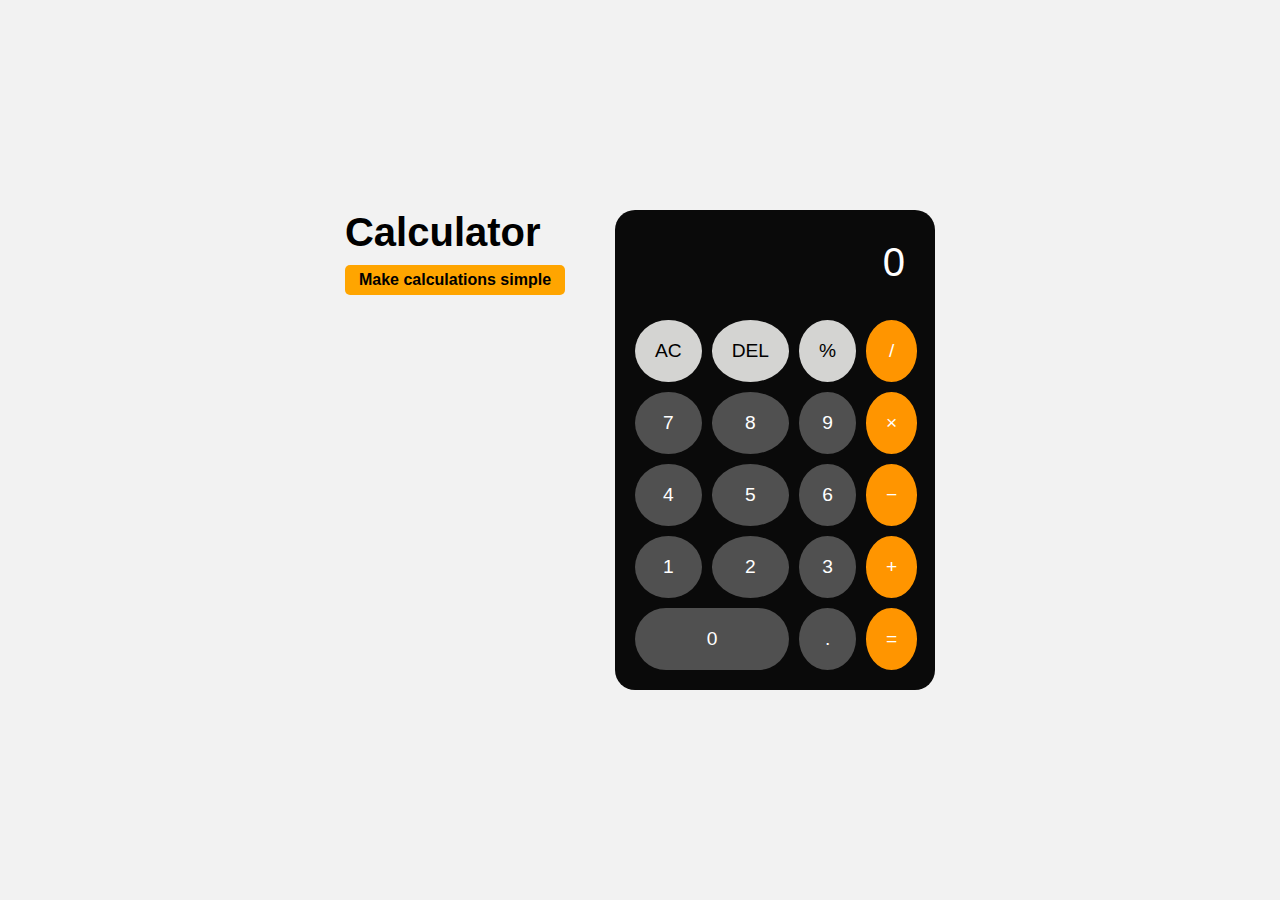
<file: oasis/calculator/index.html>
<!DOCTYPE html>
<html lang="en">
<head>
  <meta charset="UTF-8">
  <title>JavaScript Calculator</title>
  <link rel="stylesheet" href="style.css">
</head>
<body>
  <div class="container">
    <div class="title">
      <h1>Calculator</h1>
      <span>Make calculations simple</span>
    </div>

    <div class="calculator">
      <div class="display" id="display">0</div>
      <div class="buttons">
        <button class="btn gray" onclick="clearDisplay()">AC</button>
        <button class="btn gray" onclick="deleteLast()">DEL</button>
        <button class="btn gray" onclick="appendValue('%')">%</button>
        <button class="btn orange" onclick="appendValue('/')">/</button>

        <button class="btn dark" onclick="appendValue('7')">7</button>
        <button class="btn dark" onclick="appendValue('8')">8</button>
        <button class="btn dark" onclick="appendValue('9')">9</button>
        <button class="btn orange" onclick="appendValue('*')">×</button>

        <button class="btn dark" onclick="appendValue('4')">4</button>
        <button class="btn dark" onclick="appendValue('5')">5</button>
        <button class="btn dark" onclick="appendValue('6')">6</button>
        <button class="btn orange" onclick="appendValue('-')">−</button>

        <button class="btn dark" onclick="appendValue('1')">1</button>
        <button class="btn dark" onclick="appendValue('2')">2</button>
        <button class="btn dark" onclick="appendValue('3')">3</button>
        <button class="btn orange" onclick="appendValue('+')">+</button>

        <button class="btn dark zero" onclick="appendValue('0')">0</button>
        <button class="btn dark" onclick="appendValue('.')">.</button>
        <button class="btn orange" onclick="calculate()">=</button>
      </div>
    </div>
  </div>

  <script src="script.js"></script>
</body>
</html>
</file>
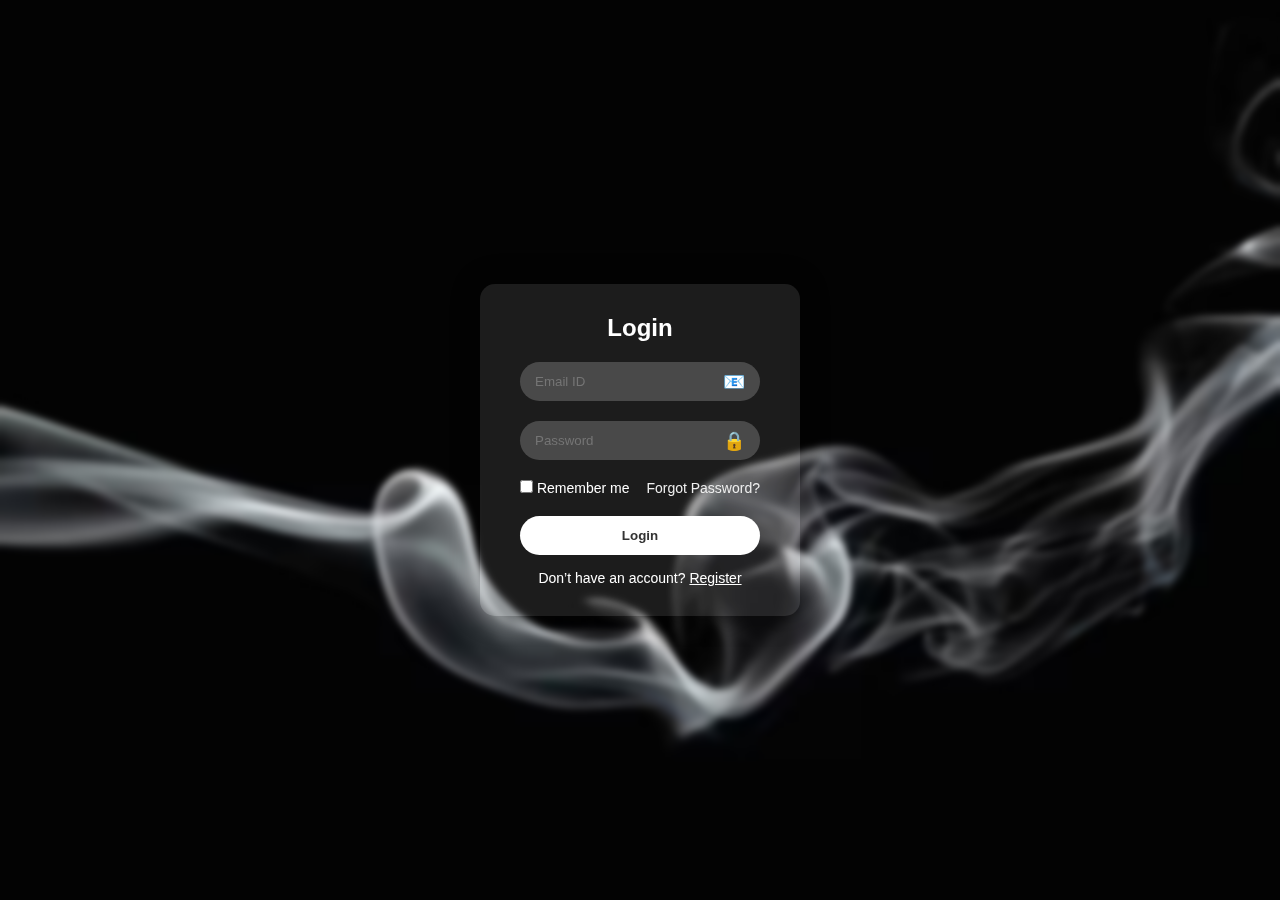
<file: oasis/login/index.html>
<!DOCTYPE html>
<html lang="en">
<head>
  <meta charset="UTF-8">
  <meta name="viewport" content="width=device-width, initial-scale=1">
  <title>Login Page</title>
  <link rel="stylesheet" href="style.css">
</head>
<body>
  <div class="background">
    <div class="login-box">
      <h2>Login</h2>
      <form>
        <div class="input-group">
          <input type="email" required placeholder="Email ID">
          <span class="icon">📧</span>
        </div>
        <div class="input-group">
          <input type="password" required placeholder="Password">
          <span class="icon">🔒</span>
        </div>
        <div class="options">
          <label><input type="checkbox"> Remember me</label>
          <a href="#">Forgot Password?</a>
        </div>
        <button type="submit" class="btn">Login</button>
        <p class="register-link">Don’t have an account? <a href="#">Register</a></p>
      </form>
    </div>
  </div>
</body>
</html>
</file>
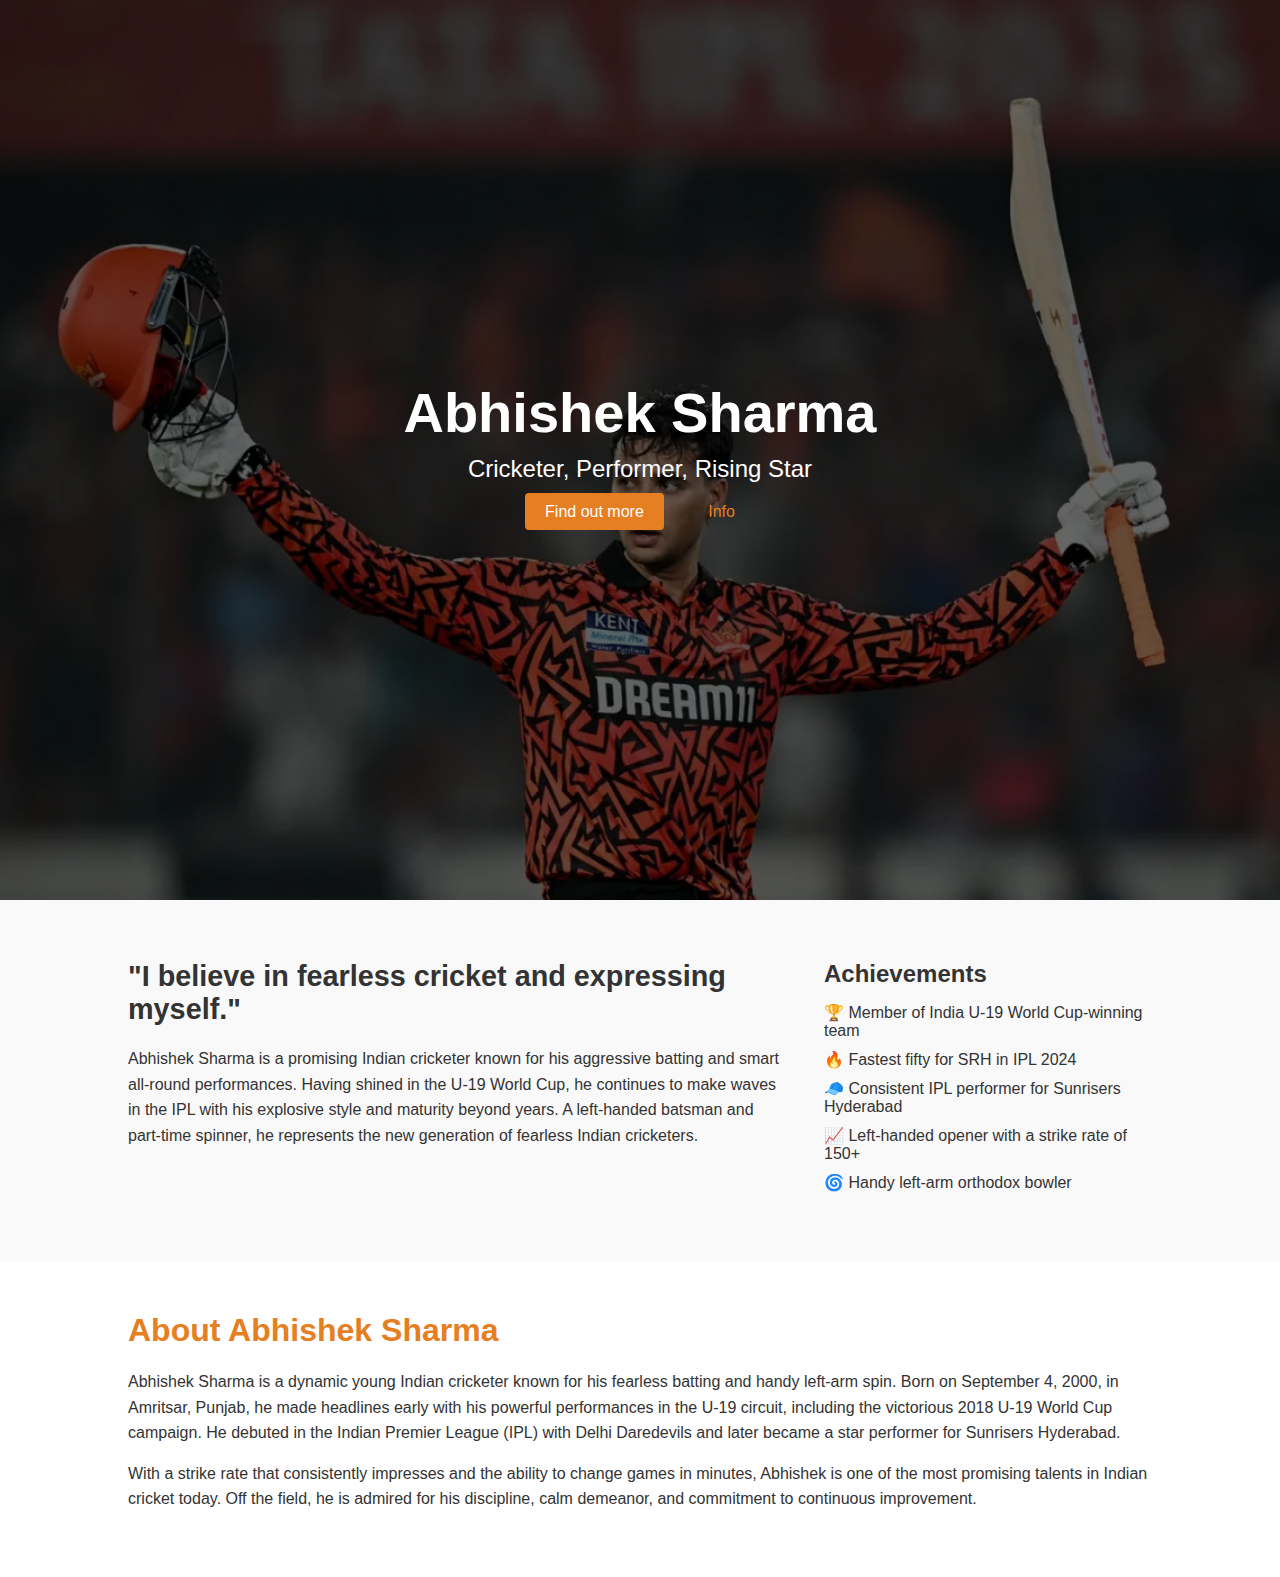
<file: oasis/tribute pager/index.html>
<!DOCTYPE html>
<html lang="en">
<head>
  <meta charset="UTF-8">
  <title>Abhishek Sharma Tribute</title>
  <link rel="stylesheet" href="style.css">
</head>
<body>

  <!-- Hero Section -->
  <section class="hero">
    <div class="hero-content">
      <h1>Abhishek Sharma</h1>
      <p>Cricketer, Performer, Rising Star</p>
      <div class="hero-buttons">
        <a href="#more" class="btn">Find out more</a>
        <a href="#achievements" class="btn-outline">Info</a>
      </div>
    </div>
  </section>

  <!-- Quote & Info Section -->
  <section class="quote-section" id="more">
    <div class="text">
      <h2>"I believe in fearless cricket and expressing myself."</h2>
      <p>
        Abhishek Sharma is a promising Indian cricketer known for his aggressive batting and smart all-round performances. Having shined in the U-19 World Cup, he continues to make waves in the IPL with his explosive style and maturity beyond years. A left-handed batsman and part-time spinner, he represents the new generation of fearless Indian cricketers.
      </p>
    </div>
    <div class="achievements" id="achievements">
      <h3>Achievements</h3>
      <ul>
        <li>🏆 Member of India U-19 World Cup-winning team</li>
        <li>🔥 Fastest fifty for SRH in IPL 2024</li>
        <li>🧢 Consistent IPL performer for Sunrisers Hyderabad</li>
        <li>📈 Left-handed opener with a strike rate of 150+</li>
        <li>🌀 Handy left-arm orthodox bowler</li>
      </ul>
    </div>
  </section>


  <section class="bio-section">
  <h2>About Abhishek Sharma</h2>
  <p>
    Abhishek Sharma is a dynamic young Indian cricketer known for his fearless batting and handy left-arm spin. Born on September 4, 2000, in Amritsar, Punjab, he made headlines early with his powerful performances in the U-19 circuit, including the victorious 2018 U-19 World Cup campaign. He debuted in the Indian Premier League (IPL) with Delhi Daredevils and later became a star performer for Sunrisers Hyderabad.
  </p>
  <p>
    With a strike rate that consistently impresses and the ability to change games in minutes, Abhishek is one of the most promising talents in Indian cricket today. Off the field, he is admired for his discipline, calm demeanor, and commitment to continuous improvement.
  </p>
</section>


</body>
</html>
</file>
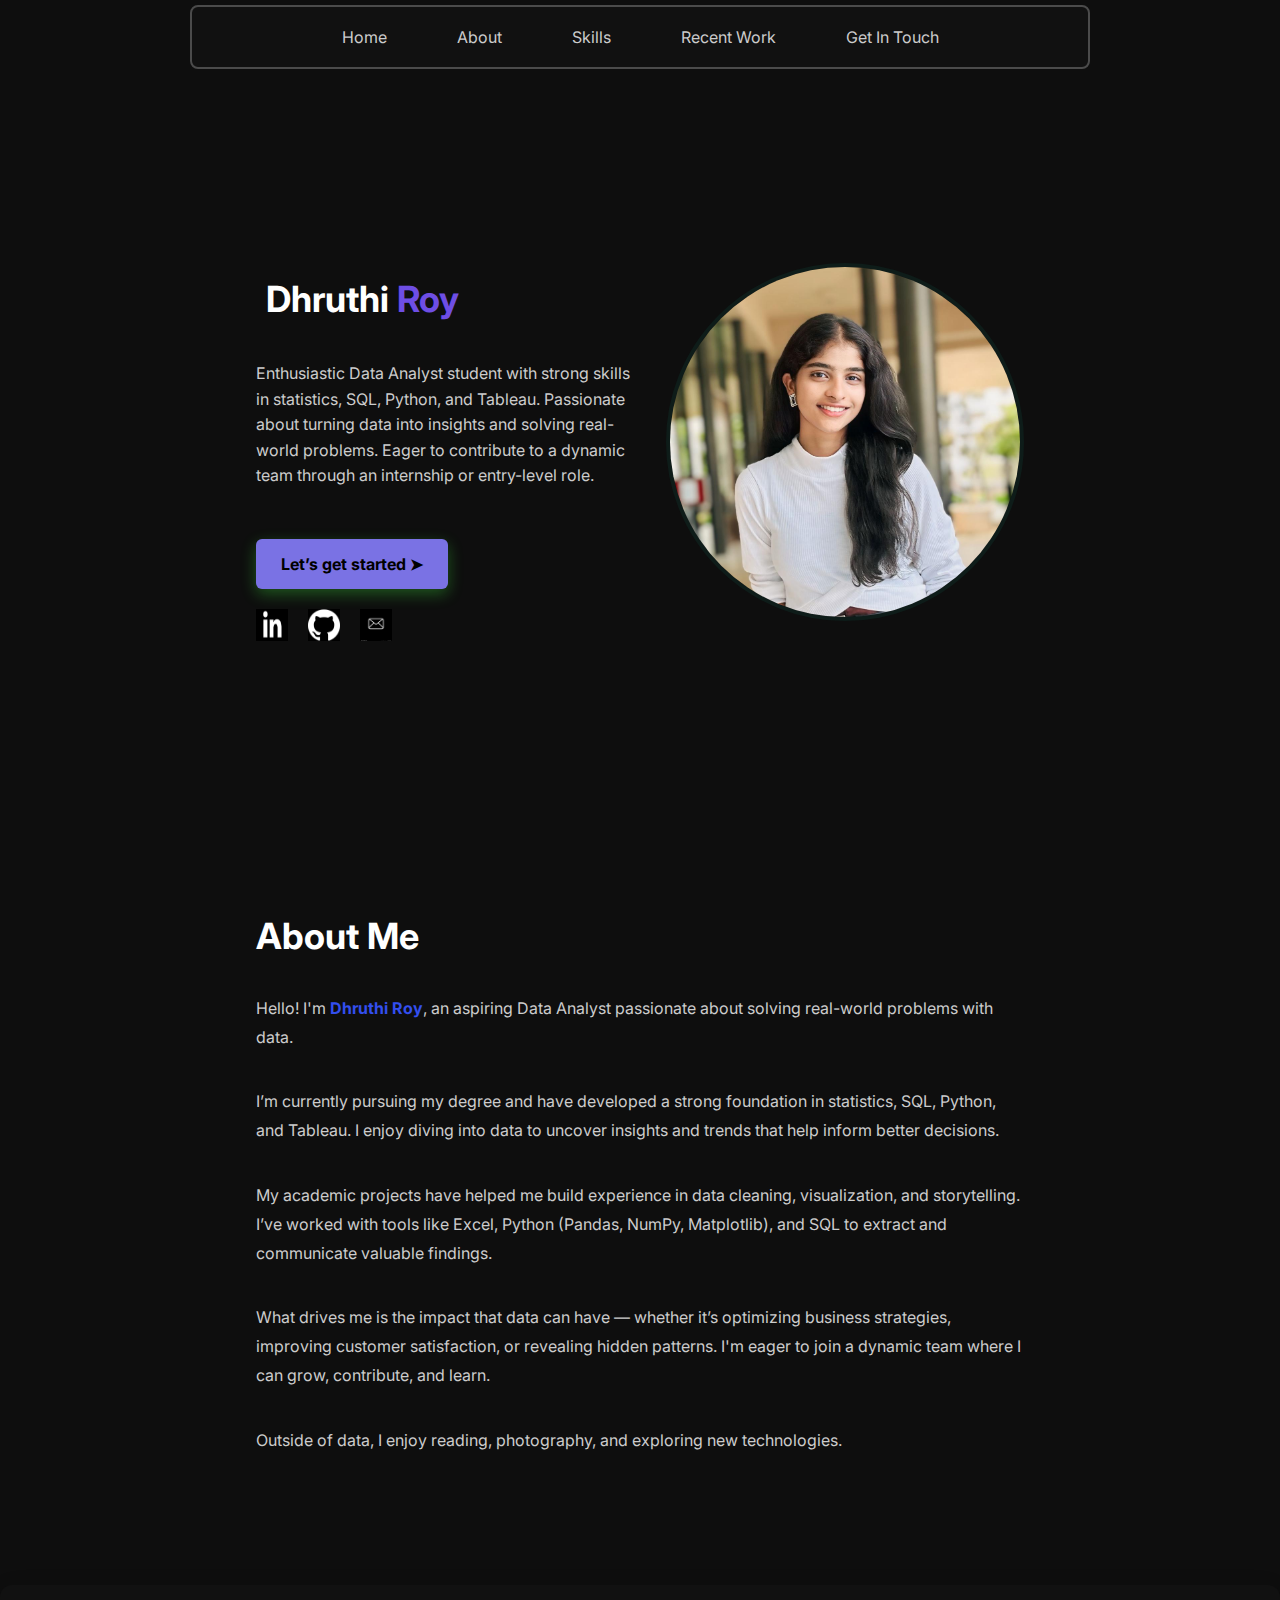
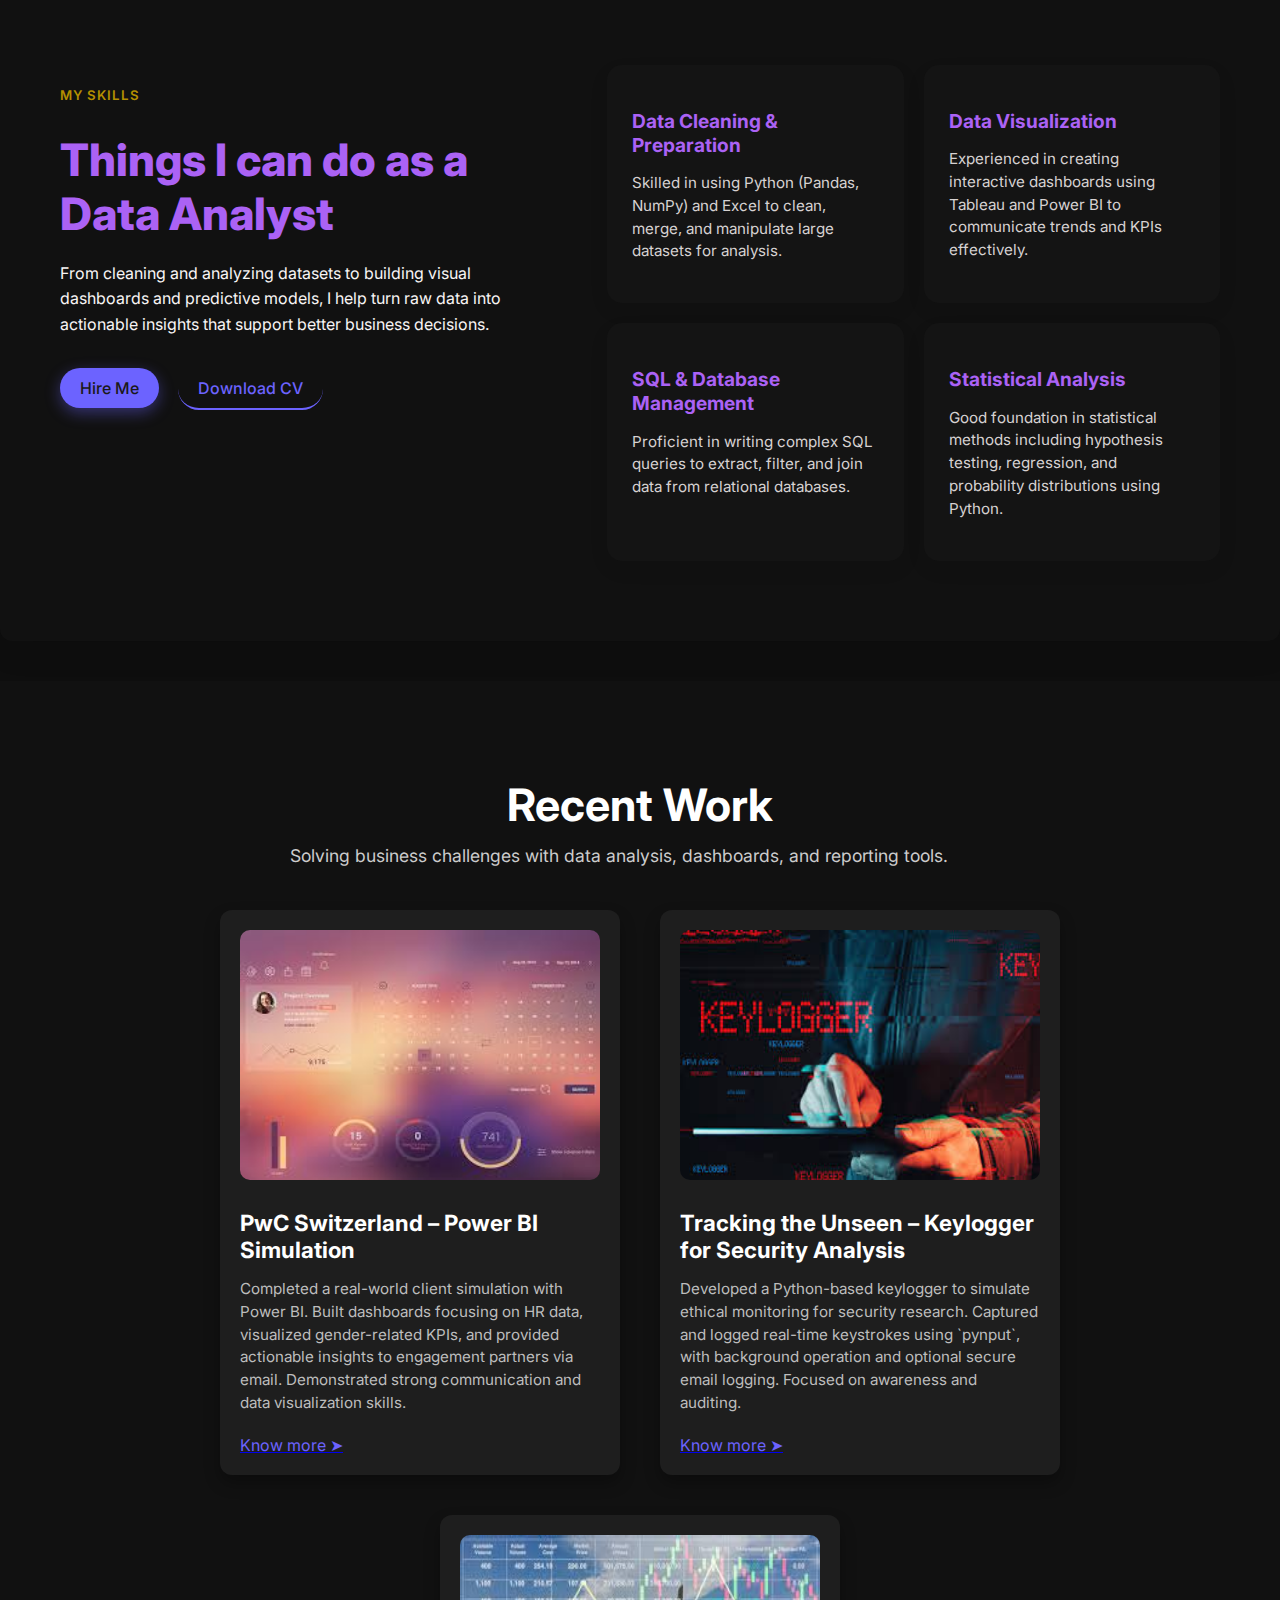
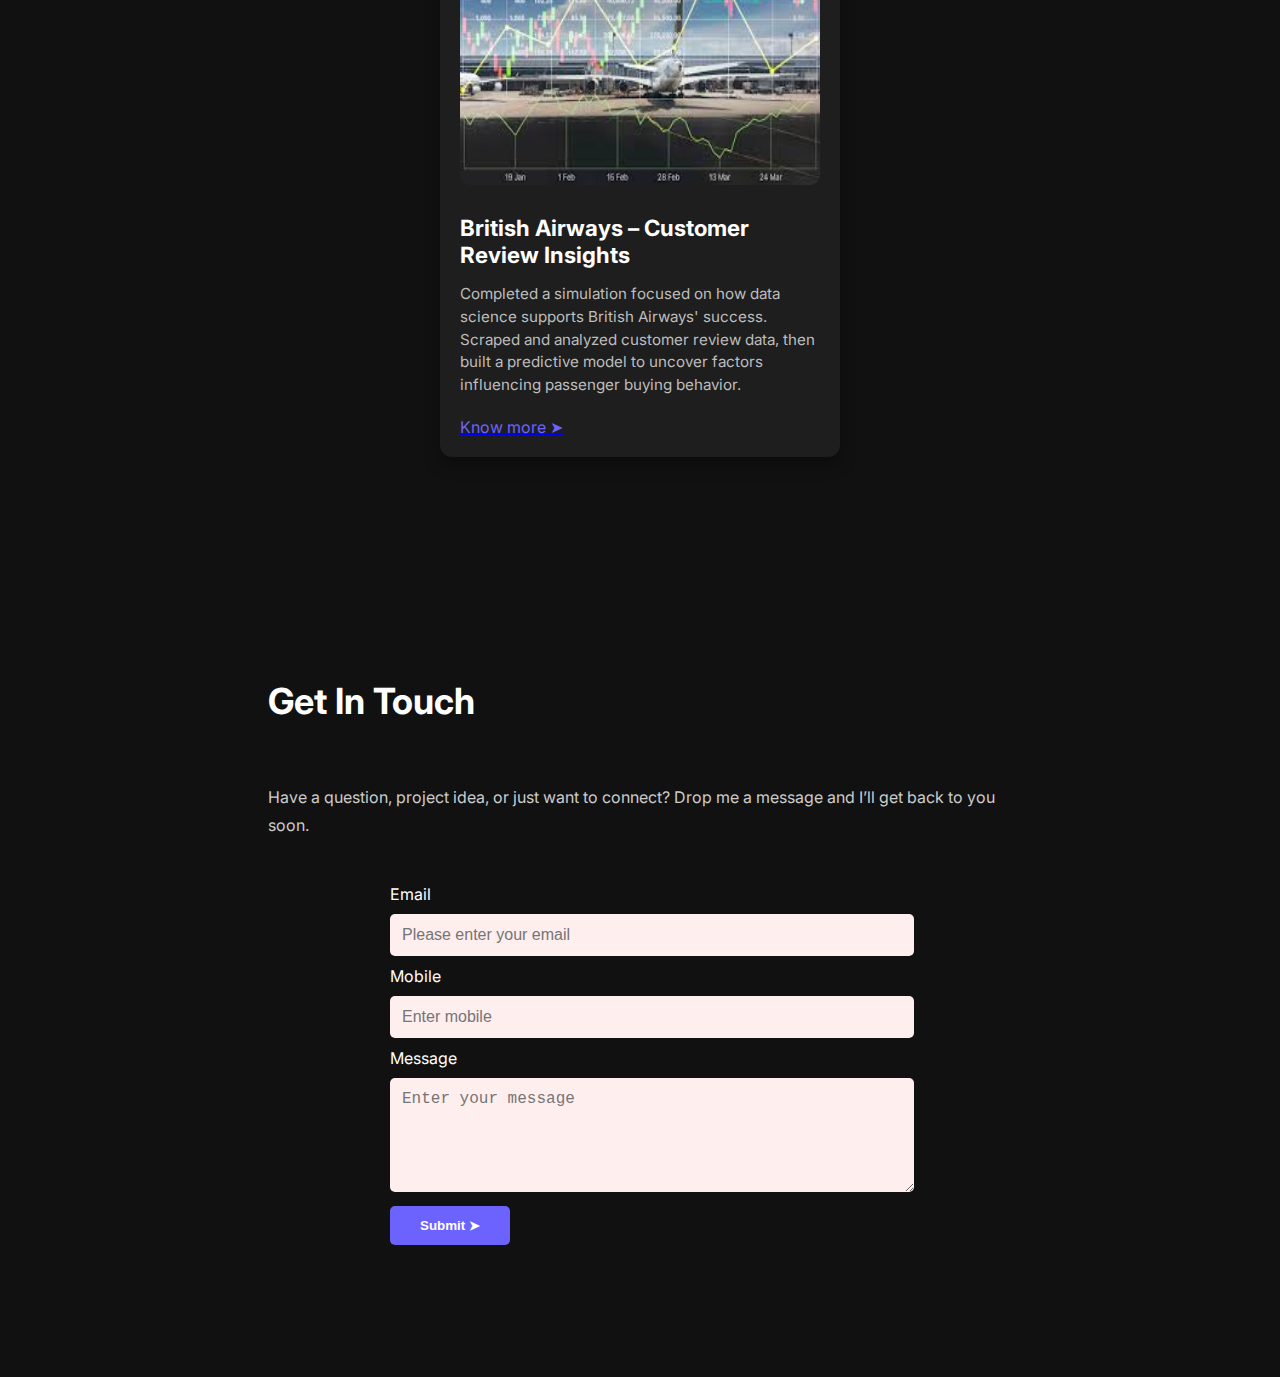
<file: oasis/portfolio/portfolio1.html>
<!DOCTYPE html>
<html lang="en">
<head>
  <meta charset="UTF-8" />
  <meta name="viewport" content="width=device-width, initial-scale=1.0"/>
  <title>Dhruthi Roy – Data Analyst Portfolio</title>
  <link href="https://fonts.googleapis.com/css2?family=Inter:wght@400;700&display=swap" rel="stylesheet">
  <style>
    body {
      margin: 0;
      font-family: 'Inter', sans-serif;
      background-color: #0e0e0e;
      color: #fff;
      
    }

    nav {
      background-color: #111;
      display: flex;
      justify-content: center;
      padding: 20px 0;
      border: 2px solid #4b4b4b;
      border-radius: 8px;
      margin: 5px auto;
      width: 70%;
       position: relative; /* change to fixed if you want sticky */
  
      
    }

    nav a {
      color: #ccc;
      text-decoration: none;
      margin: 0 35px;
      font-size: 16px;
      transition: 0.3s;
      
    }

    nav a:hover {
      color: #6e4ee4;
    }

    .container {
      display: flex;
      justify-content: space-between;
      align-items:center;
      padding: 60px 20%;
      flex-wrap: wrap;
      text-align: left;
      height: 620px;
    }

    .intro {
      flex: 1;
      max-width: 500px;
      
    }

    .intro h1 {
      font-size: 36px;
      margin-bottom: 30px;
      padding: 10px;
    }

    .intro p {
      font-size: 16px;
      line-height: 1.6;
      color: #ccc;
    }

    .cta-button {
      display: inline-block;
      margin-top: 30px;
      padding: 15px 25px;
      background-color: #7a72e4;
      color: #000;
      font-weight: bold;
      border: none;
      border-radius: 6px;
      box-shadow: 0 5px 15px rgba(68, 255, 68, 0.3);
      text-decoration: none;
    }

    .profile-pic {
      flex: 1;
      text-align:right;
    }

    .profile-pic img {
      width: 350px;
      height: 350px;
      border-radius: 50%;
      object-fit: cover;
      justify-content: right;
      border: 4px solid #0e1c19;
    }

   .social-icons {
  display: flex;
  gap: 20px;
  margin-top: 20px;
  align-items: center;
}

.social-icons img {
  width: 32px;
  height: 32px;
  transition: transform 0.3s ease;
}

.social-icons img:hover {
  transform: scale(1.2);
}
 .about-container {
     
       display: flex;
      justify-content: space-between;
      align-items:center;
      padding: 70px 20%;
      flex-wrap: wrap;
      text-align: left;
    }

    h2 {
      font-size: 36px;
      margin-bottom: 20px;
      text-align:left;
      
    }

    p {
      font-size: 16px;
      line-height: 1.8;
      color: #ccc;
      
      text-align: left;
      margin-bottom: 20px;
     
    }

    .highlight {
      color: #334fef;
      font-weight: bold;
    }

    .skills-section {
  background-color: #111;
  padding: 80px 60px;
  border-radius: 12px;
  max-width: 1200px;
  margin: 40px auto;
  box-shadow: 0 10px 30px rgba(0,0,0,0.1);
}

.skills-container {
  display: flex;
  flex-wrap: wrap;
  gap: 50px;
  justify-content: space-between;
}

.skills-text {
  flex: 1 1 40%;
}

.skills-text h5 {
  color: #b58f00;
  letter-spacing: 1px;
  font-weight: 600;
  margin-bottom: 10px;
}

.skills-text h1 {
  font-size: 2.8rem;
  font-weight: 800;
  color: #ab62f5;
  margin-bottom: 20px;
}

.skills-text p {
  font-size: 1rem;
  color: #f8f5f5;
  line-height: 1.6;
  margin-bottom: 30px;
}

.skills-buttons .btn {
  display: inline-block;
  padding: 10px 20px;
  margin-right: 15px;
  border-radius: 25px;
  text-decoration: none;
  font-weight: 500;
  transition: all 0.3s ease;
}

.skills-buttons .purple {
  background-color: #6c63ff;
  color: #1a1919;
  box-shadow: 0 5px 15px rgba(108, 99, 255, 0.4);
}

.skills-buttons .outline {
  color: #6c63ff;
  border-bottom: 2px solid #6c63ff;
}

.skills-cards {
  flex: 1 1 50%;
  display: grid;
  grid-template-columns: repeat(auto-fit, minmax(230px, 1fr));
  gap: 20px;
}

.card {
  background: #141414;
  border-radius: 15px;
  padding: 25px;
  box-shadow: 0 8px 20px rgba(0, 0, 0, 0.07);
  transition: transform 0.3s ease;
}

.card:hover {
  transform: translateY(-5px);
}

.card h3 {
  color:  #ab62f5;
  font-size: 1.2rem;
  margin-bottom: 10px;
}

.card p {
  font-size: 0.95rem;
  color: #d7d2d2;
  line-height: 1.5;
  margin-bottom: 15px;
}

.card a {
  color: #ffffff;
  font-weight: 600;
  text-decoration: none;
}

.dark-section {
  background-color: #111;
  color: #f0f0f0;
  padding: 60px 40px;
  text-align: center;
}

.dark-section h2 {
  font-size: 2.8rem;
  font-weight: bold;
  color: #ffffff;
  margin-bottom: 10px;
  text-align: center;
  justify-content: center;
}

.subtitle {
  font-size: 1.1rem;
  color: #cccccc;
  max-width: 700px;
  margin: 0 auto 40px;
  line-height: 1.6;
}

.projects {
  display: flex;
  justify-content: center;
  gap: 40px;
  flex-wrap: wrap;
}

.project-card {
  background-color: #1e1e1e;
  border-radius: 12px;
  padding: 20px;
  width: 360px;
  text-align: left;
  box-shadow: 0 8px 16px rgba(0,0,0,0.3);
  transition: transform 0.3s ease;
}

.project-card:hover {
  transform: translateY(-8px);
}

.project-card img {
  width: 100%;
  height: 250px;
  border-radius: 10px;
  margin-bottom: 15px;
}

.project-card h3 {
  color: #ffffff;
  margin: 10px 0;
  font-size: 1.4rem;
}

.project-card p {
  color: #bdbdbd;
  font-size: 0.95rem;
  line-height: 1.5;
}

.contact-section {
  background-color: #111;
  color: #fff;
  text-align: center;
  padding: 60px 20px;
}

.contact-form {
  max-width: 500px;
  margin: 0 auto;
}

.contact-form input,
.contact-form textarea {
  width: 100%;
  padding: 12px;
  margin: 10px 0;
  background: #fee;
  border: none;
  border-radius: 5px;
  font-size: 16px;
}

.contact-form button {
  background: #6c63ff;
  border: none;
  padding: 12px 30px;
  color: white;
  font-weight: bold;
  border-radius: 5px;
  cursor: pointer;
  transition: background 0.3s ease;
}

.contact-form button:hover {
  background: #6c63ff;
}

.footer-note {
  margin-top: 30px;
  font-size: 14px;
  color: #aaa;
}
 html {
      scroll-behavior: smooth;
    }

  </style>
</head>
<body>

  <nav>
    <a href="#">Home</a>
    <a href="#about">About</a>
    <a href="#skills">Skills</a>
    <a href="#recent-work">Recent Work</a>
    <a href="#contact">Get In Touch</a>
  </nav>

  <div class="container">
    <div class="intro">
      <h1>Dhruthi <span style="color: #6e4ee4;">Roy</span> </h1>
      <p>
        Enthusiastic Data Analyst student with strong skills in statistics, SQL, Python, and Tableau.
        Passionate about turning data into insights and solving real-world problems. Eager to contribute to a dynamic team through an internship or entry-level role.
      </p>
      <a class="cta-button" href="#contact">Let’s get started ➤</a>
      <div class="social-icons">
        <a href="https://www.linkedin.com/in/dhruthi-roy-4578922b8?utm_source=share&utm_campaign=share_via&utm_content=profile&utm_medium=ios_app"><strong><img src="linkedin.png" alt=""></strong></a>
        <a href="https://github.com/DhruthiRoy04"><strong><img src="github.png" alt=""></strong></a>
        <a href="mailto: roydhruthi@gmail.com"><strong><img src="mail.png" alt=""></strong></a>
      </div>
    </div>
    <div class="profile-pic">
      <img src="profile.jpg" alt="Dhruthi Roy">
    </div>
  </div>

  <div id="about" class="about-container">
   
    <h2>About Me</h2>
    
    <p>Hello! I'm <span class="highlight">Dhruthi Roy</span>, an aspiring Data Analyst passionate about solving real-world problems with data.</p>
    <p>I’m currently pursuing my degree and have developed a strong foundation in statistics, SQL, Python, and Tableau. I enjoy diving into data to uncover insights and trends that help inform better decisions.</p>
    <p>My academic projects have helped me build experience in data cleaning, visualization, and storytelling. I’ve worked with tools like Excel, Python (Pandas, NumPy, Matplotlib), and SQL to extract and communicate valuable findings.</p>
    <p>What drives me is the impact that data can have — whether it’s optimizing business strategies, improving customer satisfaction, or revealing hidden patterns. I'm eager to join a dynamic team where I can grow, contribute, and learn.</p>
    <p>Outside of data, I enjoy reading, photography, and exploring new technologies.</p>
  </div>


  <section id="skills" class="skills-section">
  <div class="skills-container">
    <div class="skills-text">
      <h5>MY SKILLS</h5>
      <h1>Things I can do as a Data Analyst</h1>
      <p>From cleaning and analyzing datasets to building visual dashboards and predictive models, I help turn raw data into actionable insights that support better business decisions.</p>
      <div class="skills-buttons">
        <a href="#" class="btn purple">Hire Me</a>
        <a href="RESUME D.pdf" class="btn outline">Download CV</a>
      </div>
    </div>

    <div class="skills-cards">
      <div class="card">
        <h3>Data Cleaning & Preparation</h3>
        <p>Skilled in using Python (Pandas, NumPy) and Excel to clean, merge, and manipulate large datasets for analysis.</p>
        
      </div>
      <div class="card">
        <h3>Data Visualization</h3>
        <p>Experienced in creating interactive dashboards using Tableau and Power BI to communicate trends and KPIs effectively.</p>
        
      </div>
      <div class="card">
        <h3>SQL & Database Management</h3>
        <p>Proficient in writing complex SQL queries to extract, filter, and join data from relational databases.</p>
        
      </div>
      <div class="card">
        <h3>Statistical Analysis</h3>
        <p>Good foundation in statistical methods including hypothesis testing, regression, and probability distributions using Python.</p>
       
      </div>
    </div>
  </div>
</section>

<section id="recent-work" class="dark-section">
  <h2>Recent Work</h2>
  <p class="subtitle">Solving business challenges with data analysis, dashboards, and reporting tools.</p>

  <div class="projects">
    <div class="project-card">
      <img src="power bi.jpeg" alt="PwC Power BI Dashboard">
      <h3>PwC Switzerland – Power BI Simulation</h3>
      <p>
        Completed a real-world client simulation with Power BI. Built dashboards focusing on HR data, visualized gender-related KPIs, and 
        provided actionable insights to engagement partners via email. Demonstrated strong communication and data visualization skills.
      </p>
      <a href="https://github.com/DhruthiRoy04/pwc_switzerland" class="btn green"> <spans style="color:#6c63ff;">Know more ➤</span></a>
    </div>

    <div class="project-card">
      <img src="keylogger.jpeg" alt="Keylogger Security Tool"><br>
      <h3>Tracking the Unseen – Keylogger for Security Analysis</h3>
      <p>
        Developed a Python-based keylogger to simulate ethical monitoring for security research. Captured and logged real-time 
        keystrokes using `pynput`, with background operation and optional secure email logging. Focused on awareness and auditing.
      </p>
      <a href="https://github.com/DhruthiRoy04/keylogger" class="btn green"> <spans style="color:#6c63ff;">Know more ➤</span></a>
    </div>

    <div class="project-card">
         
         <img src="airlinrs.jpeg" alt="British Airways Data Science">
        <h3>British Airways – Customer Review Insights</h3>
        <p>
          Completed a simulation focused on how data science supports British Airways' success. Scraped and analyzed customer review data, 
          then built a predictive model to uncover factors influencing passenger buying behavior.
        </p>
        <a href="https://github.com/DhruthiRoy04/british_airways" class="btn green"> <spans style="color:#6c63ff;">Know more ➤</span></a>
    </div>
  </div>
</section>

<section id="contact" class="contact-section">
  <div class="container">
    <h2 class="section-title">Get In Touch</h2>
    <p class="section-subtitle">
      Have a question, project idea, or just want to connect? Drop me a message and I’ll get back to you soon.
    </p>

    <form action="https://formsubmit.co/your-email@example.com" method="POST" class="contact-form">
      <label for="email">Email</label>
      <input type="email" id="email" name="email" placeholder="Please enter your email" required>

      <label for="mobile">Mobile</label>
      <input type="tel" id="mobile" name="mobile" placeholder="Enter mobile" required>

      <label for="message">Message</label>
      <textarea id="message" name="message" rows="5" placeholder="Enter your message" required></textarea>

      <button type="submit" class="btn green">Submit ➤</button>
    </form>

    
  </div>
</section>






</body>
</html>
</file>
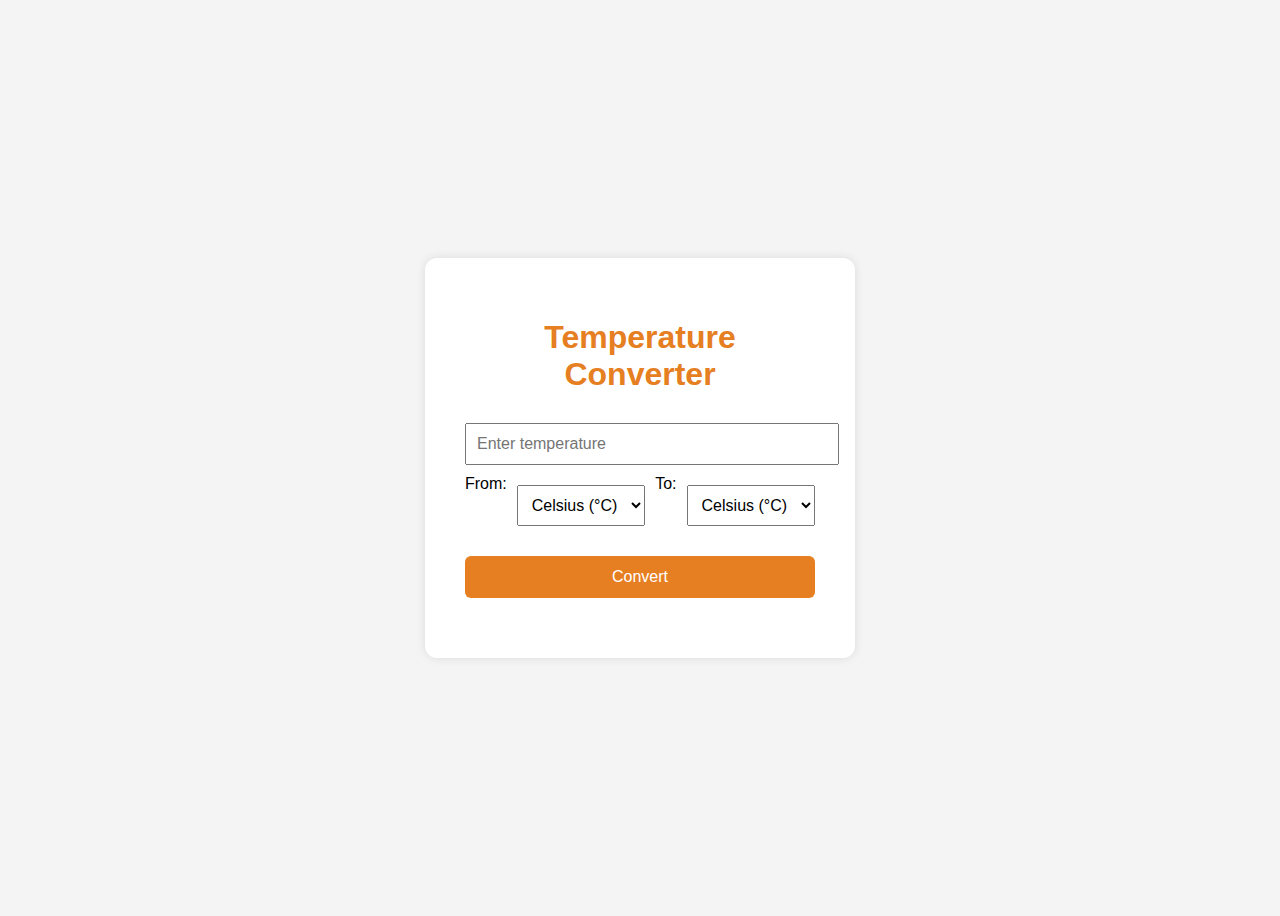
<file: oasis/temperature/indexx.html>
<!DOCTYPE html>
<html lang="en">
<head>
  <meta charset="UTF-8" />
  <meta name="viewport" content="width=device-width, initial-scale=1.0"/>
  <title>Temperature Converter</title>
  <link rel="stylesheet" href="style.css" />
</head>
<body>
  <div class="container">
    <h1>Temperature Converter</h1>

    <input type="number" id="tempInput" placeholder="Enter temperature" />

    <div class="options">
      <label for="fromUnit">From:</label>
      <select id="fromUnit">
        <option value="C">Celsius (°C)</option>
        <option value="F">Fahrenheit (°F)</option>
        <option value="K">Kelvin (K)</option>
      </select>

      <label for="toUnit">To:</label>
      <select id="toUnit">
        <option value="C">Celsius (°C)</option>
        <option value="F">Fahrenheit (°F)</option>
        <option value="K">Kelvin (K)</option>
      </select>
    </div>

    <button onclick="convertTemp()">Convert</button>

    <div id="result"></div>
  </div>

  <script src="script.js"></script>
</body>
</html>
</file>
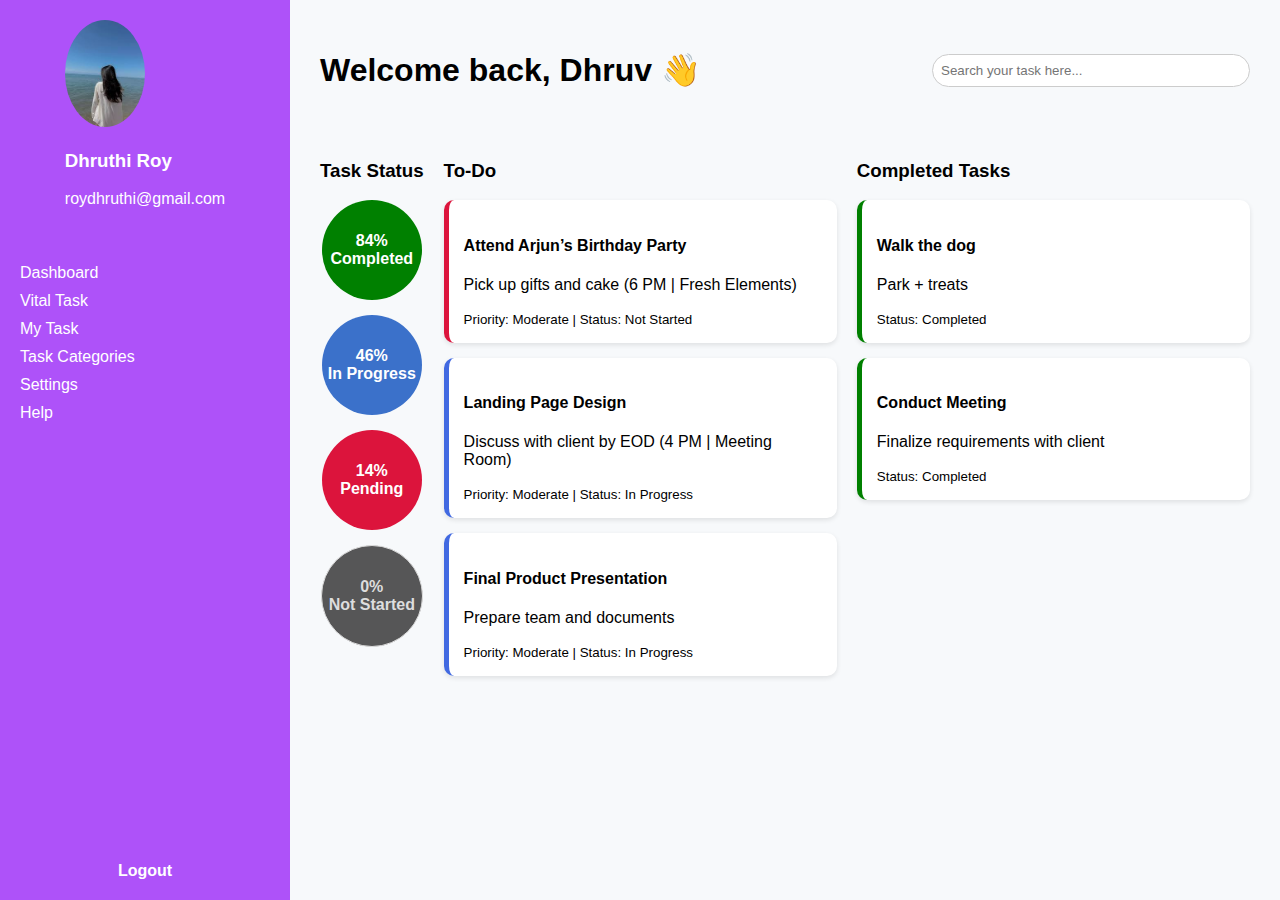
<file: oasis/todoo/undex.html>
<!DOCTYPE html>
<html lang="en">
<head>
  <meta charset="UTF-8" />
  <meta name="viewport" content="width=device-width, initial-scale=1.0"/>
  <title>Dashboard Todo App</title>
  <link rel="stylesheet" href="style.css" />
</head>
<body>
  <div class="container">
    <aside class="sidebar">
      <div class="profile">
        <img src="images.jpeg" alt="User" />
        <h3>Dhruthi Roy</h3>
        <p>roydhruthi@gmail.com</p>
      </div>
      <nav>
        <a href="#">Dashboard</a>
        <a href="#">Vital Task</a>
        <a href="#">My Task</a>
        <a href="#">Task Categories</a>
        <a href="#">Settings</a>
        <a href="#">Help</a>
      </nav>
      <a class="logout">Logout</a>
    </aside>

    <main class="dashboard">
      <header>
        <h1>Welcome back, Dhruv 👋</h1>
        <input type="text" placeholder="Search your task here..." />
      </header>

      <section class="task-overview">
        <div class="task-status">
          <h3>Task Status</h3>
           <div class="circle green">
      <span>84% <br>
        Completed
      </span>
    </div>

    <div class="circle blue">
      <span>46% <br>In Progress</span>
    </div>

    <div class="circle red">
      <span>14%<br>Pending</span>
    </div>

    <div class="circle gray">
      <span> 0% <br> Not Started</span>
    </div>
        </div>

        <div class="task-list">
          <h3>To-Do</h3>
          <div class="task-card not-started">
            <h4>Attend Arjun’s Birthday Party</h4>
            <p>Pick up gifts and cake (6 PM | Fresh Elements)</p>
            <small>Priority: Moderate | Status: Not Started</small>
          </div>
          <div class="task-card in-progress">
            <h4>Landing Page Design</h4>
            <p>Discuss with client by EOD (4 PM | Meeting Room)</p>
            <small>Priority: Moderate | Status: In Progress</small>
          </div>
          <div class="task-card in-progress">
            <h4>Final Product Presentation</h4>
            <p>Prepare team and documents</p>
            <small>Priority: Moderate | Status: In Progress</small>
          </div>
        </div>

        <div class="task-list">
          <h3>Completed Tasks</h3>
          <div class="task-card completed">
            <h4>Walk the dog</h4>
            <p>Park + treats</p>
            <small>Status: Completed</small>
          </div>
          <div class="task-card completed">
            <h4>Conduct Meeting</h4>
            <p>Finalize requirements with client</p>
            <small>Status: Completed</small>
          </div>
        </div>
      </section>
    </main>
  </div>
  <script src="script.js"></script>

</body>
</html>
</file>
<file: oasis/calculator/style.css>
body {
  background-color: #f2f2f2;
  font-family: 'Segoe UI', sans-serif;
  display: flex;
  justify-content: center;
  align-items: center;
  height: 100vh;
  margin: 0;
}

.container {
  text-align: left;
  display: flex;
  gap: 50px;
}

.title h1 {
  font-size: 2.5rem;
  margin: 0;
}

.title span {
  background-color: #ffa500;
  padding: 6px 14px;
  font-weight: bold;
  border-radius: 5px;
  margin-top: 10px;
  display: inline-block;
}

.calculator {
  background-color: #0a0a0a;
  padding: 20px;
  border-radius: 20px;
  width: 280px;
}

.display {
  background-color: transparent;
  color: white;
  text-align: right;
  font-size: 2.5rem;
  padding: 10px;
  margin-bottom: 10px;
  height: 60px;
  overflow: hidden;
}

.buttons {
  display: grid;
  grid-template-columns: repeat(4, 1fr);
  gap: 10px;
}

.btn {
  padding: 20px;
  border: none;
  border-radius: 50%;
  font-size: 1.2rem;
  cursor: pointer;
  color: white;
}

.btn.gray {
  background-color: #d4d4d2;
  color: black;
}

.btn.dark {
  background-color: #505050;
}

.btn.orange {
  background-color: #ff9500;
}

.zero {
  grid-column: span 2;
  border-radius: 40px;
}
</file>
<file: oasis/temperature/style.css>
body {
  font-family: 'Segoe UI', sans-serif;
  background: #f4f4f4;
  display: flex;
  justify-content: center;
  align-items: center;
  height: 100vh;
}

.container {
  background: white;
  padding: 40px;
  border-radius: 12px;
  box-shadow: 0 0 10px rgba(0,0,0,0.1);
  width: 350px;
  text-align: center;
}

h1 {
  margin-bottom: 20px;
  color: #e67e22;
}

input, select {
  width: 100%;
  padding: 10px;
  margin: 10px 0;
  font-size: 1rem;
}

.options {
  display: flex;
  justify-content: space-between;
  gap: 10px;
  margin-bottom: 20px;
}

.options label {
  flex: 1;
  text-align: left;
}

button {
  background-color: #e67e22;
  color: white;
  padding: 12px;
  border: none;
  border-radius: 6px;
  font-size: 1rem;
  cursor: pointer;
  width: 100%;
}

button:hover {
  background-color: #cf6500;
}

#result {
  margin-top: 20px;
  font-size: 1.3rem;
  font-weight: bold;
}
</file>
<file: oasis/todoo/style.css>
body {
  margin: 0;
  font-family: 'Segoe UI', sans-serif;
  background: #f7f9fb;
}

.container {
  display: flex;
  height: 100vh;
  padding-left: 0px;
}

.sidebar {
  background: #ae52f9;
  color: white;
  padding: 20px;
  width: 250px;
  display: flex;
  flex-direction: column;
  align-items: center;
}

.sidebar .profile img {
  width: 80px;
  border-radius: 50%;
}

.sidebar nav {
  margin-top: 30px;
  width: 100%;
}

.sidebar nav a {
  display: block;
  color: white;
  text-decoration: none;
  margin: 10px 0;
}

.logout {
  margin-top: auto;
  color: white;
  text-decoration: none;
  font-weight: bold;
}

.dashboard {
  flex: 1;
  padding: 30px;
}

.dashboard header {
  display: flex;
  justify-content: space-between;
  align-items: center;
}

.dashboard header input {
  padding: 8px;
  border: 1px solid #ccc;
  border-radius: 20px;
  width: 300px;
}

.task-overview {
  display: flex;
  gap: 20px;
  margin-top: 30px;
  flex-wrap: wrap;
}



.task-status {
  text-align: center;
}

.task-status h2 {
  font-weight: bold;
  color: #000;

  margin-bottom: 20px;
}

.circle {
  width: 100px;
  height: 100px;
  border-radius: 50%;
  margin: 15px auto;
  display: flex;
  justify-content: center;
  align-items: center;
  color: white;
  font-weight: bold;
  text-align: center;
  font-size: 18px;
}

.green {
  background-color: green;
  font-size: medium;
}

.blue {
  background-color: #3b71ca;
  font-size: medium;
}

.red {
  background-color: crimson;
  font-size: medium;
}

.gray {
  background-color: #565657; /* match page bg */
  color: #ddd; /* very faint text */
  border: 1px solid #ddd;
  font-size: medium;
}


.task-list {
  flex: 2;
  min-width: 300px;
}

.task-card {
  background: white;
  padding: 15px;
  border-radius: 10px;
  margin-bottom: 15px;
  box-shadow: 0 2px 5px rgba(0,0,0,0.1);
}

.not-started {
  border-left: 5px solid crimson;
}

.in-progress {
  border-left: 5px solid royalblue;
}

.completed {
  border-left: 5px solid green;
}
</file>
<file: oasis/login/style.css>
/* Reset default styles */
* {
  margin: 0;
  padding: 0;
  box-sizing: border-box;
  font-family: 'Segoe UI', sans-serif;
}

body, html {
  height: 100%;
  background: url('background.avif') no-repeat center center/cover;
}

/* Background with blur effect */
.background {
  height: 100%;
  display: flex;
  justify-content: center;
  align-items: center;
  backdrop-filter: blur(3px);
}

/* Login form container */
.login-box {
  background: rgba(255, 255, 255, 0.1);
  padding: 30px 40px;
  border-radius: 15px;
  backdrop-filter: blur(20px);
  box-shadow: 0 0 30px rgba(0,0,0,0.3);
  color: #fff;
  width: 320px;
  text-align: center;
}

.login-box h2 {
  margin-bottom: 20px;
  font-weight: bold;
}

/* Input styling */
.input-group {
  position: relative;
  margin-bottom: 20px;
}

.input-group input {
  width: 100%;
  padding: 12px 35px 12px 15px;
  border-radius: 30px;
  border: none;
  outline: none;
  background: rgba(255,255,255,0.2);
  color: white;
}

.input-group .icon {
  position: absolute;
  right: 15px;
  top: 50%;
  transform: translateY(-50%);
  font-size: 18px;
  color: white;
}

/* Options row */
.options {
  display: flex;
  justify-content: space-between;
  font-size: 14px;
  margin-bottom: 20px;
}

.options a {
  color: #eee;
  text-decoration: none;
}

/* Login button */
.btn {
  width: 100%;
  padding: 12px;
  border: none;
  background: white;
  color: #333;
  border-radius: 30px;
  font-weight: bold;
  cursor: pointer;
  transition: 0.3s;
}

.btn:hover {
  background: #ddd;
}

/* Register link */
.register-link {
  margin-top: 15px;
  font-size: 14px;
}
.register-link a {
  color: #fff;
  text-decoration: underline;
}
</file>
<file: oasis/tribute pager/style.css>
/* General Reset */
* {
  margin: 0;
  padding: 0;
  box-sizing: border-box;
}

body {
  font-family: 'Segoe UI', sans-serif;
  background: #fff;
  color: #333;
}

/* Hero Section */
.hero {
  background: url('ansh.webp') no-repeat center center/cover;
  height: 100vh;
  display: flex;
  align-items: center;
  justify-content: center;
  text-align: center;
  color: #fff;
  position: relative;
}

.hero::after {
  content: '';
  position: absolute;
  inset: 0;
  background: rgba(0, 0, 0, 0.6);
}

.hero-content {
  position: relative;
  z-index: 1;
}

.hero h1 {
  font-size: 3.5rem;
  margin-bottom: 10px;
}

.hero p {
  font-size: 1.5rem;
  margin-bottom: 20px;
}

.hero-buttons .btn,
.hero-buttons .btn-outline {
  padding: 10px 20px;
  margin: 0 10px;
  border: none;
  font-size: 1rem;
  cursor: pointer;
  text-decoration: none;
  transition: 0.3s;
}

.btn {
  background-color: #e67e22;
  color: white;
  border-radius: 4px;
}

.btn-outline {
  border: 2px solid #e67e22;
  color: #e67e22;
  background: transparent;
  border-radius: 4px;
}

.btn:hover,
.btn-outline:hover {
  background-color: #cf6500;
  color: white;
  border-color: #cf6500;
}

/* Quote Section */
.quote-section {
  display: flex;
  flex-wrap: wrap;
  padding: 60px 10%;
  gap: 40px;
  background-color: #f9f9f9;
}

.text {
  flex: 2;
}

.text h2 {
  font-size: 1.8rem;
  margin-bottom: 20px;
}

.text p {
  font-size: 1rem;
  line-height: 1.6;
}

.achievements {
  flex: 1;
}

.achievements h3 {
  font-size: 1.5rem;
  margin-bottom: 15px;
}

.achievements ul {
  list-style-type: none;
  padding-left: 0;
}

.achievements li {
  margin-bottom: 10px;
  font-size: 1rem;
}
.bio-section {
  padding: 50px 10%;
  background-color: #fff;
  color: #333;
}

.bio-section h2 {
  font-size: 2rem;
  margin-bottom: 20px;
  color: #e67e22;
}

.bio-section p {
  font-size: 1rem;
  line-height: 1.6;
  margin-bottom: 15px;
}
</file>
